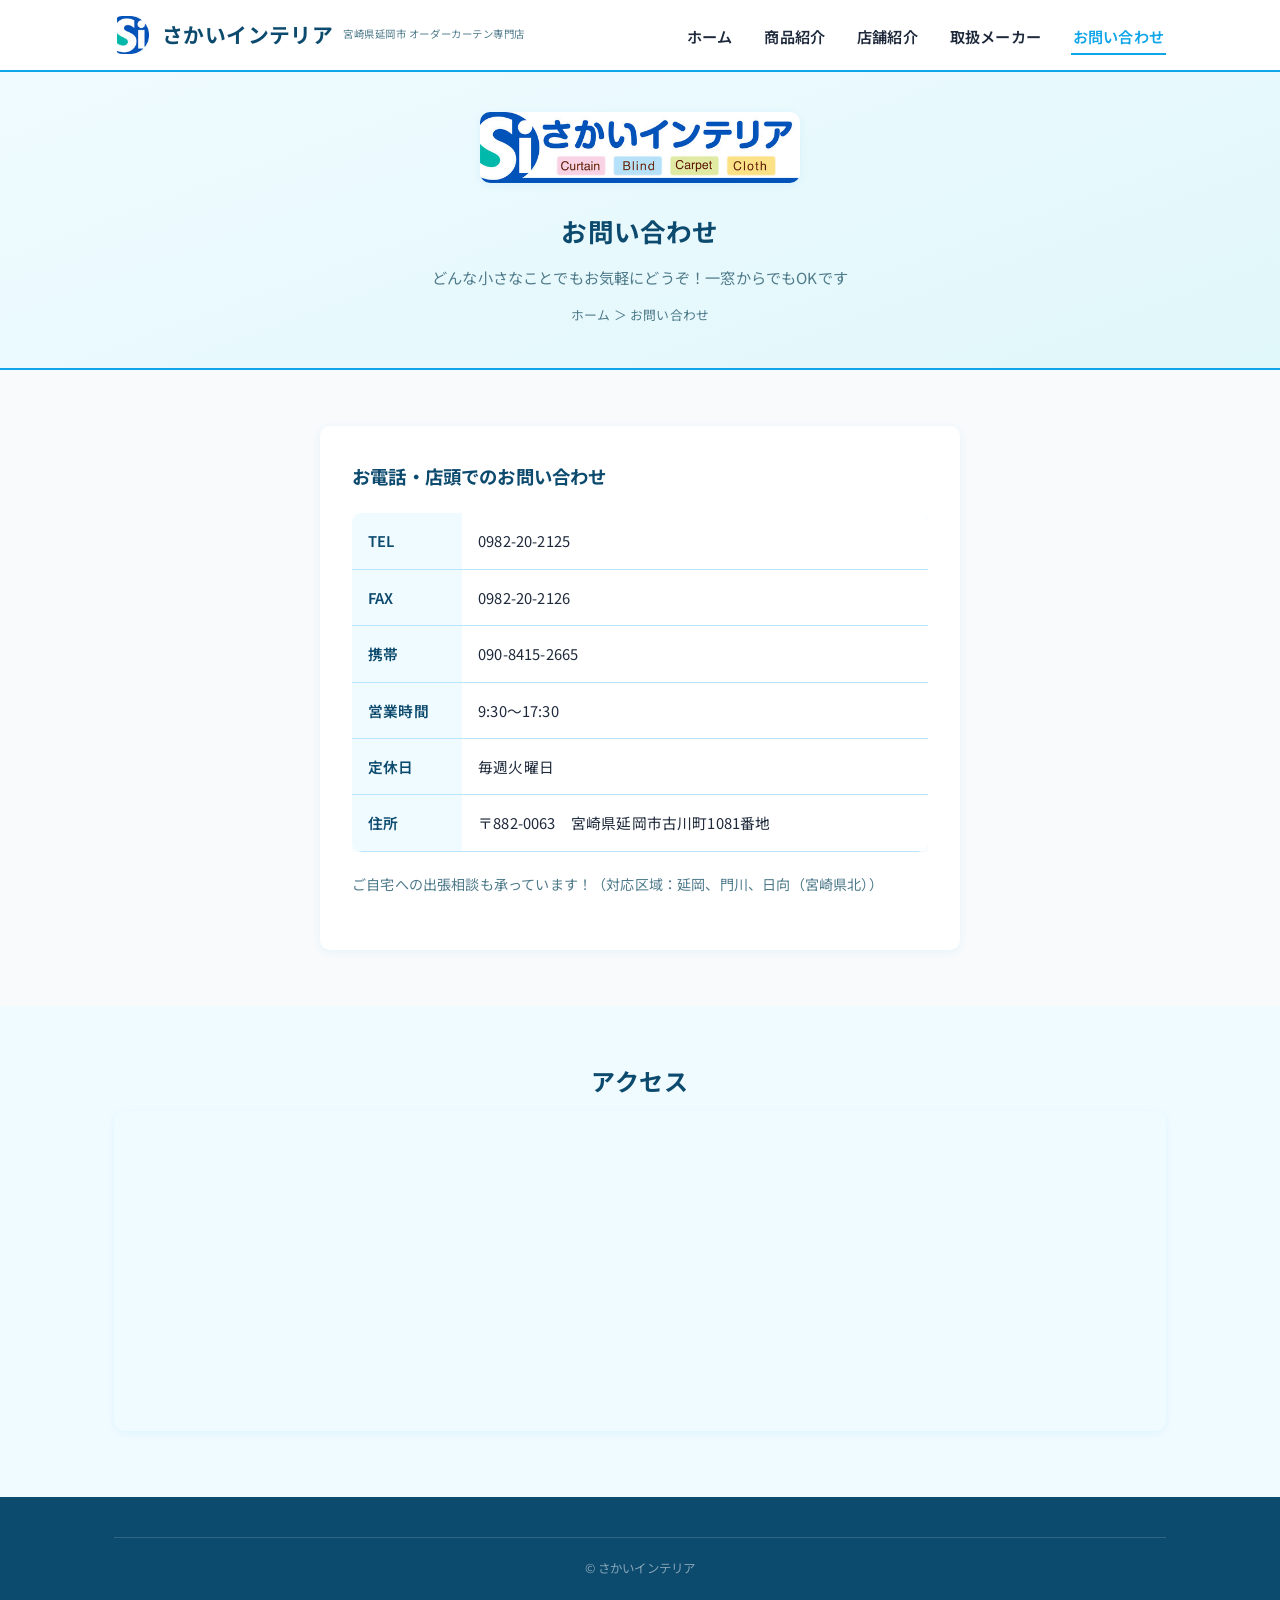
<file: contact.html>
<!DOCTYPE html>
<html lang="ja">
<head>
<meta charset="UTF-8">
<meta name="viewport" content="width=device-width, initial-scale=1">
<title>お問い合わせ｜さかいインテリア｜無料採寸・出張相談のご予約も</title>
<meta name="description" content="さかいインテリアへのお問い合わせページです。カーテンのご相談・無料採寸・無料見積もりのご依頼はお電話またはメールフォームにてどうぞ。延岡・門川・日向・高千穂など県北エリアへの出張相談も承ります。">
<link rel="stylesheet" href="css/style.css">
</head>
<body>

<header class="site-header">
  <div class="header-inner">
    <div class="logo"><img src="images/お店のロゴ.jpg" alt="さかいインテリア ロゴ" class="logo-img">さかいインテリア<small>宮崎県延岡市 オーダーカーテン専門店</small></div>
    <button class="nav-toggle" aria-label="メニュー">☰</button>
    <nav class="main-nav">
      <ul>
        <li><a href="index.html">ホーム</a></li>
        <li><a href="mokuji.html">商品紹介</a></li>
        <li><a href="shop.html">店舗紹介</a></li>
        <li><a href="makers.html">取扱メーカー</a></li>
        <li><a href="contact.html" class="active">お問い合わせ</a></li>
      </ul>
    </nav>
  </div>
</header>

<div class="page-header">
  <div class="container">
    <img src="images/トップ写真.jpg" alt="さかいインテリア" class="page-banner">
    <h1>お問い合わせ</h1>
    <p>どんな小さなことでもお気軽にどうぞ！一窓からでもOKです</p>
    <div class="breadcrumb"><a href="index.html">ホーム</a> ＞ お問い合わせ</div>
  </div>
</div>

<section>
  <div class="container">
    <div class="contact-box-single">
      <h3>お電話・店頭でのお問い合わせ</h3>
      <div class="table-wrap">
        <table class="shop-info-table">
          <tr><th>TEL</th><td>0982-20-2125</td></tr>
          <tr><th>FAX</th><td>0982-20-2126</td></tr>
          <tr><th>携帯</th><td>090-8415-2665</td></tr>
          <tr><th>営業時間</th><td>9:30〜17:30</td></tr>
          <tr><th>定休日</th><td>毎週火曜日</td></tr>
          <tr><th>住所</th><td>〒882-0063　宮崎県延岡市古川町1081番地</td></tr>
        </table>
      </div>
      <p style="margin-top:18px;font-size:0.88rem;color:var(--color-text-soft);">
        ご自宅への出張相談も承っています！（対応区域：延岡、門川、日向（宮崎県北））
      </p>
    </div>
  </div>
</section>

<section class="alt">
  <div class="container">
    <h2 class="section-title">アクセス</h2>
    <iframe class="map-frame" loading="lazy" style="height:320px;"
      src="https://www.google.com/maps/embed?pb=!1m18!1m12!1m3!1d6723.558569215297!2d131.65144998902946!3d32.58540987015699!2m3!1f0!2f0!3f0!3m2!1i1024!2i768!4f13.1!3m3!1m2!1s0x35471930df95925b%3A0x44b8640d62bbe82f!2z44CSODgyLTAwNjMg5a6u5bSO55yM5bu25bKh5biC5Y-k5bed55S6IOOBleOBi-OBhOOCpOODs-ODhuODquOCog!5e0!3m2!1sja!2sjp!4v1545877322032"
      allowfullscreen></iframe>
  </div>
</section>

<footer class="site-footer">
  <div class="container"><div class="footer-bottom">&copy; さかいインテリア</div></div>
</footer>

<script src="js/main.js"></script>
</body>
</html>
</file>
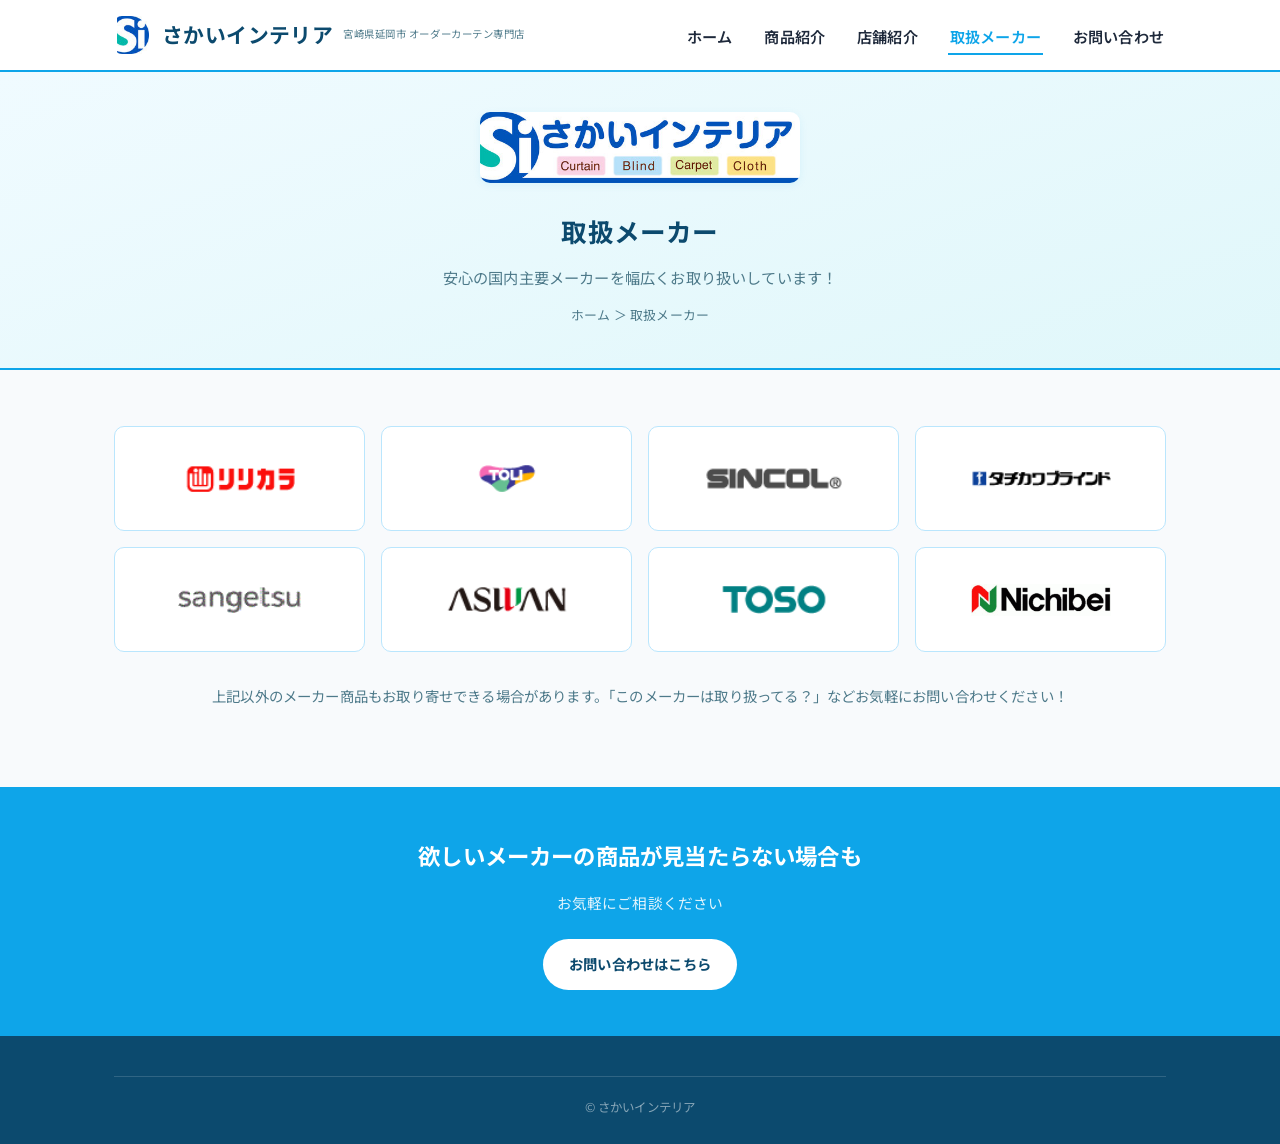
<file: makers.html>
<!DOCTYPE html>
<html lang="ja">
<head>
<meta charset="UTF-8">
<meta name="viewport" content="width=device-width, initial-scale=1">
<title>取扱メーカー｜さかいインテリア</title>
<link rel="stylesheet" href="css/style.css">
</head>
<body>

<header class="site-header">
  <div class="header-inner">
    <div class="logo"><img src="images/お店のロゴ.jpg" alt="さかいインテリア ロゴ" class="logo-img">さかいインテリア<small>宮崎県延岡市 オーダーカーテン専門店</small></div>
    <button class="nav-toggle" aria-label="メニュー">☰</button>
    <nav class="main-nav">
      <ul>
        <li><a href="index.html">ホーム</a></li>
        <li><a href="mokuji.html">商品紹介</a></li>
        <li><a href="shop.html">店舗紹介</a></li>
        <li><a href="makers.html" class="active">取扱メーカー</a></li>
        <li><a href="contact.html">お問い合わせ</a></li>
      </ul>
    </nav>
  </div>
</header>

<div class="page-header">
  <div class="container">
    <img src="images/トップ写真.jpg" alt="さかいインテリア" class="page-banner">
    <h1>取扱メーカー</h1>
    <p>安心の国内主要メーカーを幅広くお取り扱いしています！</p>
    <div class="breadcrumb"><a href="index.html">ホーム</a> ＞ 取扱メーカー</div>
  </div>
</div>

<section>
  <div class="container">
    <div class="maker-grid">
      <div class="maker-item"><img src="images/maker-1.gif" alt="取扱メーカー①" class="maker-logo"></div>
      <div class="maker-item"><img src="images/maker-2.gif" alt="取扱メーカー②" class="maker-logo"></div>
      <div class="maker-item"><img src="images/maker-3.gif" alt="取扱メーカー③" class="maker-logo"></div>
      <div class="maker-item"><img src="images/maker-4.gif" alt="取扱メーカー④" class="maker-logo"></div>
      <div class="maker-item"><img src="images/maker-5.gif" alt="取扱メーカー⑤" class="maker-logo"></div>
      <div class="maker-item"><img src="images/maker-6.gif" alt="取扱メーカー⑥" class="maker-logo"></div>
      <div class="maker-item"><img src="images/maker-7.gif" alt="取扱メーカー⑦" class="maker-logo"></div>
      <div class="maker-item"><img src="images/maker-8.png" alt="取扱メーカー⑧" class="maker-logo"></div>
    </div>

    <p style="text-align:center;margin-top:30px;color:var(--color-text-soft);font-size:0.9rem;">
      上記以外のメーカー商品もお取り寄せできる場合があります。「このメーカーは取り扱ってる？」などお気軽にお問い合わせください！
    </p>
  </div>
</section>

<div class="cta-band">
  <div class="container">
    <h2>欲しいメーカーの商品が見当たらない場合も</h2>
    <p>お気軽にご相談ください</p>
    <a class="btn" href="contact.html">お問い合わせはこちら</a>
  </div>
</div>

<footer class="site-footer">
  <div class="container"><div class="footer-bottom">&copy; さかいインテリア</div></div>
</footer>

<script src="js/main.js"></script>
</body>
</html>
</file>
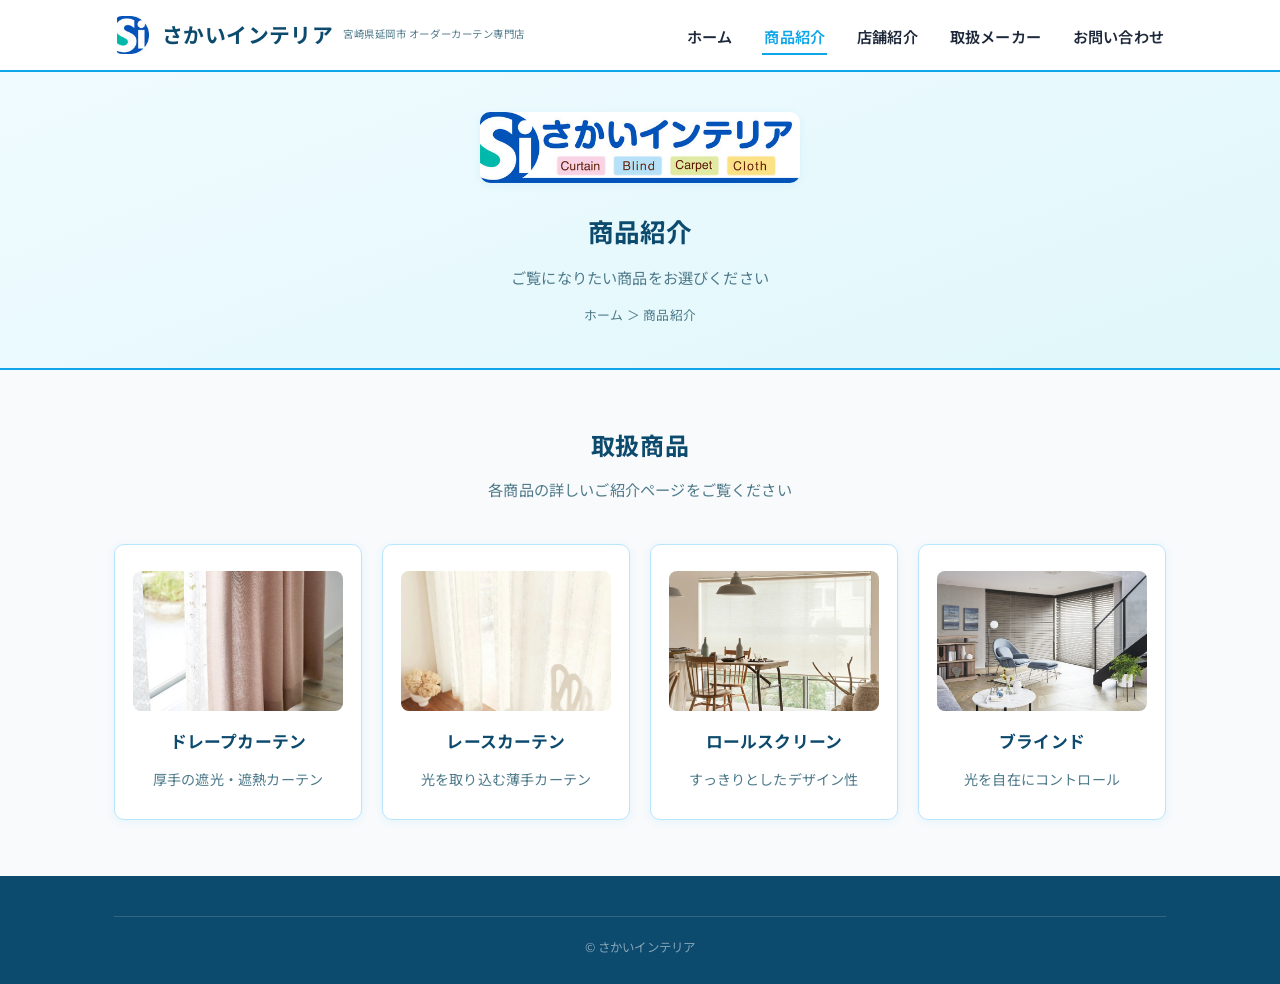
<file: mokuji.html>
<!DOCTYPE html>
<html lang="ja">
<head>
<meta charset="UTF-8">
<meta name="viewport" content="width=device-width, initial-scale=1">
<title>商品紹介｜さかいインテリア</title>
<link rel="stylesheet" href="css/style.css">
</head>
<body>

<header class="site-header">
  <div class="header-inner">
    <div class="logo"><img src="images/お店のロゴ.jpg" alt="さかいインテリア ロゴ" class="logo-img">さかいインテリア<small>宮崎県延岡市 オーダーカーテン専門店</small></div>
    <button class="nav-toggle" aria-label="メニュー">☰</button>
    <nav class="main-nav">
      <ul>
        <li><a href="index.html">ホーム</a></li>
        <li><a href="mokuji.html" class="active">商品紹介</a></li>
        <li><a href="shop.html">店舗紹介</a></li>
        <li><a href="makers.html">取扱メーカー</a></li>
        <li><a href="contact.html">お問い合わせ</a></li>
      </ul>
    </nav>
  </div>
</header>

<div class="page-header">
  <div class="container">
    <img src="images/トップ写真.jpg" alt="さかいインテリア" class="page-banner">
    <h1>商品紹介</h1>
    <p>ご覧になりたい商品をお選びください</p>
    <div class="breadcrumb"><a href="index.html">ホーム</a> ＞ 商品紹介</div>
  </div>
</div>

<section id="products">
  <div class="container">
    <h2 class="section-title">取扱商品</h2>
    <p class="section-sub">各商品の詳しいご紹介ページをご覧ください</p>
    <div class="toc-grid">
      <a class="toc-card" href="products/drape.html">
        <div class="toc-card-img"><img src="images/商品紹介/ドレープカーテン.png" alt="ドレープカーテン"></div>
        <h3>ドレープカーテン</h3>
        <p>厚手の遮光・遮熱カーテン</p>
      </a>
      <a class="toc-card" href="products/lace.html">
        <div class="toc-card-img"><img src="images/商品紹介/レースカーテン.png" alt="レースカーテン"></div>
        <h3>レースカーテン</h3>
        <p>光を取り込む薄手カーテン</p>
      </a>
      <a class="toc-card" href="products/roll-screen.html">
        <div class="toc-card-img"><img src="images/商品紹介/ロールスクリーン.png" alt="ロールスクリーン"></div>
        <h3>ロールスクリーン</h3>
        <p>すっきりとしたデザイン性</p>
      </a>
      <a class="toc-card" href="products/blind.html">
        <div class="toc-card-img"><img src="images/商品紹介/ブラインド.png" alt="ブラインド"></div>
        <h3>ブラインド</h3>
        <p>光を自在にコントロール</p>
      </a>
    </div>
  </div>
</section>

<footer class="site-footer">
  <div class="container">
    <div class="footer-bottom">&copy; さかいインテリア</div>
  </div>
</footer>

<script src="js/main.js"></script>
</body>
</html>
</file>
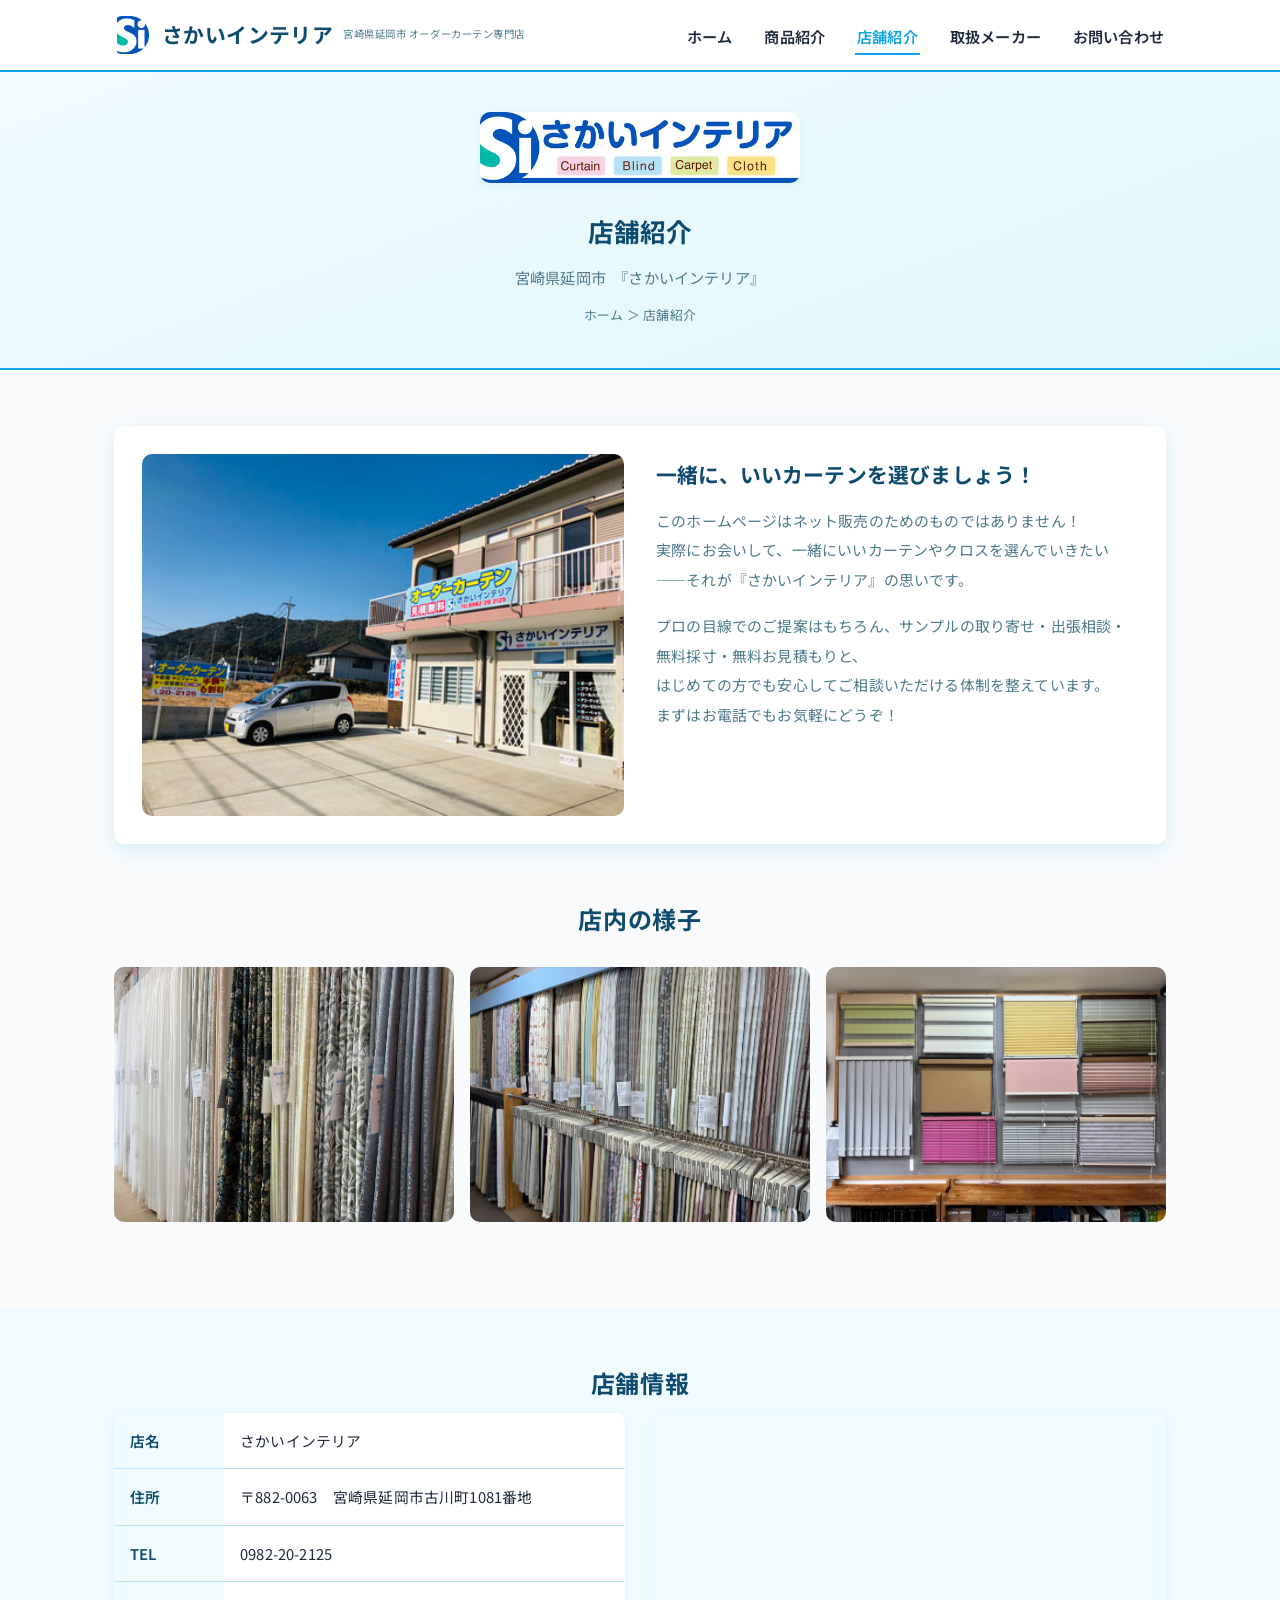
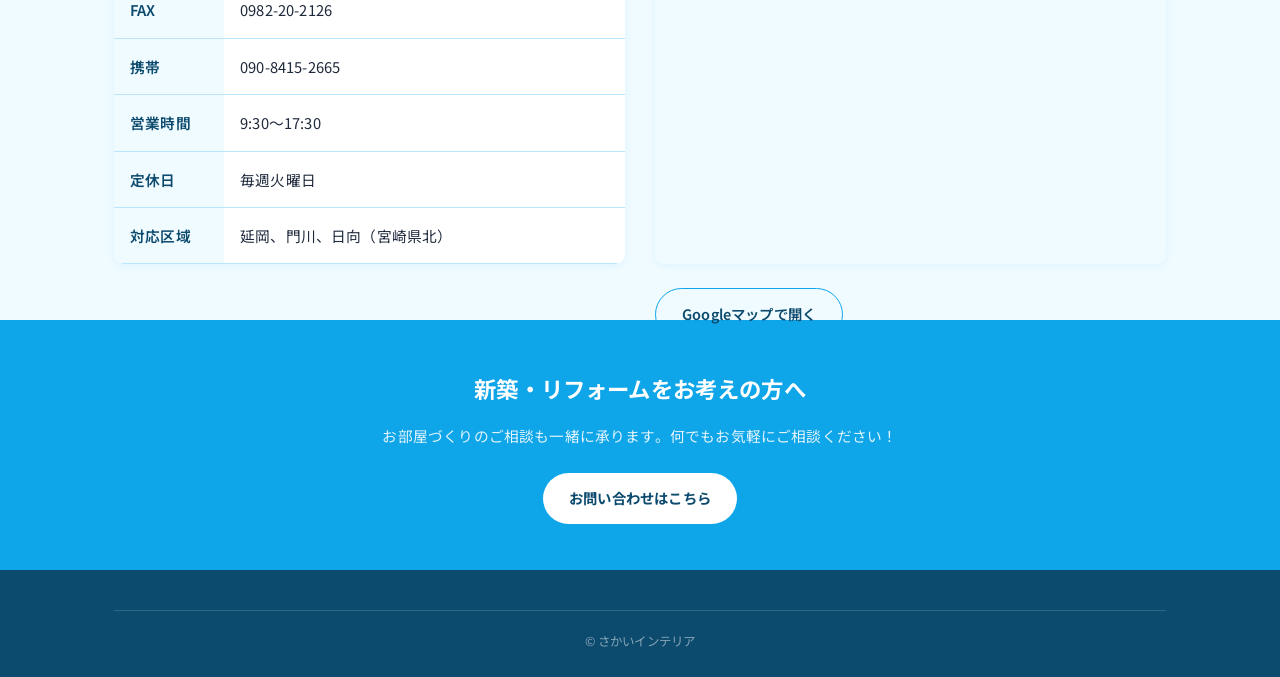
<file: shop.html>
<!DOCTYPE html>
<html lang="ja">
<head>
<meta charset="UTF-8">
<meta name="viewport" content="width=device-width, initial-scale=1">
<title>店舗紹介｜さかいインテリア｜延岡市のオーダーカーテン専門店</title>
<meta name="description" content="宮崎県延岡市古川町にある「さかいインテリア」の店舗紹介ページです。店舗外観・店内の様子・アクセス情報をご確認いただけます。お気軽にご来店・お電話ください！">
<link rel="stylesheet" href="css/style.css">
</head>
<body>

<header class="site-header">
  <div class="header-inner">
    <div class="logo"><img src="images/お店のロゴ.jpg" alt="さかいインテリア ロゴ" class="logo-img">さかいインテリア<small>宮崎県延岡市 オーダーカーテン専門店</small></div>
    <button class="nav-toggle" aria-label="メニュー">☰</button>
    <nav class="main-nav">
      <ul>
        <li><a href="index.html">ホーム</a></li>
        <li><a href="mokuji.html">商品紹介</a></li>
        <li><a href="shop.html" class="active">店舗紹介</a></li>
        <li><a href="makers.html">取扱メーカー</a></li>
        <li><a href="contact.html">お問い合わせ</a></li>
      </ul>
    </nav>
  </div>
</header>

<div class="page-header">
  <div class="container">
    <img src="images/トップ写真.jpg" alt="さかいインテリア" class="page-banner">
    <h1>店舗紹介</h1>
    <p>宮崎県延岡市　<span style="white-space:nowrap;">『さかいインテリア』</span></p>
    <div class="breadcrumb"><a href="index.html">ホーム</a> ＞ 店舗紹介</div>
  </div>
</div>

<section>
  <div class="container">
    <div class="recommend-card">
      <img src="images/shop-outside-1.jpg" alt="さかいインテリア 店舗外観" class="shop-photo">
      <div>
        <h3>一緒に、いいカーテンを選びましょう！</h3>
        <p>このホームページはネット販売のためのものではありません！実際にお会いして、一緒にいいカーテンやクロスを選んでいきたい――それが『さかいインテリア』の思いです。</p>
        <p>プロの目線でのご提案はもちろん、サンプルの取り寄せ・出張相談・無料採寸・無料お見積もりと、はじめての方でも安心してご相談いただける体制を整えています。まずはお電話でもお気軽にどうぞ！</p>
      </div>
    </div>

<h2 class="section-title" style="margin-top:56px;">店内の様子</h2>
    <div class="shop-gallery">
      <img src="images/店内/S__54067207_0.jpg" alt="店内の様子①" class="shop-photo">
      <img src="images/店内/S__54067208_0.jpg" alt="店内の様子②" class="shop-photo">
      <img src="images/店内/S__54067209_0.jpg" alt="店内の様子③" class="shop-photo">
    </div>
  </div>
</section>

<section class="alt">
  <div class="container">
    <h2 class="section-title">店舗情報</h2>
    <div class="shop-info-grid">
      <table class="shop-info-table">
        <tr><th>店名</th><td>さかいインテリア</td></tr>
        <tr><th>住所</th><td>〒882-0063　宮崎県延岡市古川町1081番地</td></tr>
        <tr><th>TEL</th><td>0982-20-2125</td></tr>
        <tr><th>FAX</th><td>0982-20-2126</td></tr>
        <tr><th>携帯</th><td>090-8415-2665</td></tr>
        <tr><th>営業時間</th><td>9:30〜17:30</td></tr>
        <tr><th>定休日</th><td>毎週火曜日</td></tr>
        <tr><th>対応区域</th><td>延岡、門川、日向（宮崎県北）</td></tr>
      </table>
      <div>
        <iframe class="map-frame" loading="lazy"
          src="https://www.google.com/maps/embed?pb=!1m18!1m12!1m3!1d6723.558569215297!2d131.65144998902946!3d32.58540987015699!2m3!1f0!2f0!3f0!3m2!1i1024!2i768!4f13.1!3m3!1m2!1s0x35471930df95925b%3A0x44b8640d62bbe82f!2z44CSODgyLTAwNjMg5a6u5bSO55yM5bu25bKh5biC5Y-k5bed55S6IOOBleOBi-OBhOOCpOODs-ODhuODquOCog!5e0!3m2!1sja!2sjp!4v1545877322032"
          allowfullscreen></iframe>
        <a class="btn outline" style="margin-top:14px;display:inline-block;" href="https://maps.app.goo.gl/FRXKPaAXioR7rCq8A" target="_blank" rel="noopener">Googleマップで開く</a>
      </div>
    </div>
  </div>
</section>

<div class="cta-band">
  <div class="container">
    <h2>新築・リフォームをお考えの方へ</h2>
    <p>お部屋づくりのご相談も一緒に承ります。何でもお気軽にご相談ください！</p>
    <a class="btn" href="contact.html">お問い合わせはこちら</a>
  </div>
</div>

<footer class="site-footer">
  <div class="container"><div class="footer-bottom">&copy; さかいインテリア</div></div>
</footer>

<script src="js/main.js"></script>
</body>
</html>
</file>
<file: css/style.css>
/* ===========================================================
   さかいインテリア サイト共通スタイル
   =========================================================== */

@import url('https://fonts.googleapis.com/css2?family=Noto+Sans+JP:wght@400;500;700&display=swap');

:root {
  --color-bg: #F8FAFC;
  --color-bg-soft: #F0FBFF;
  --color-primary: #0EA5E9;
  --color-primary-dark: #0C4A6E;
  --color-accent: #0EA5E9;
  --color-accent-soft: #E0F7FA;
  --color-text: #1e293b;
  --color-text-soft: #4e7a8a;
  --color-white: #ffffff;
  --color-border: #BAE6FD;
  --shadow-sm: 0 2px 8px rgba(14, 165, 233, 0.08);
  --shadow-md: 0 6px 20px rgba(14, 165, 233, 0.14);
  --radius: 10px;
  --max-width: 1100px;
  --font-base: "Noto Sans JP", "Source Han Sans JP", "Hiragino Sans", "Yu Gothic", "Helvetica Neue", Arial, sans-serif;
}

* { box-sizing: border-box; }

html { scroll-behavior: smooth; overflow-x: hidden; }
body { overflow-x: hidden; }

body {
  margin: 0;
  font-family: var(--font-base);
  color: var(--color-text);
  background: var(--color-bg);
  line-height: 2.0;
  font-size: 18px;
  letter-spacing: 0.01em;
  word-break: keep-all;
  overflow-wrap: break-word;
}

p { margin: 0 0 1.4em; }

img { max-width: 100%; display: block; }

a { color: var(--color-primary-dark); text-decoration: none; }
a:hover { color: var(--color-accent); }

.container {
  max-width: var(--max-width);
  margin: 0 auto;
  padding: 0 24px;
}

/* ---------- 画像プレースホルダー ---------- */
.img-placeholder[hidden] { display: none; }
.img-placeholder {
  display: flex;
  align-items: center;
  justify-content: center;
  background: linear-gradient(135deg, var(--color-bg-soft), var(--color-accent-soft));
  color: var(--color-text-soft);
  border: 1px dashed var(--color-border);
  border-radius: var(--radius);
  font-size: 0.85rem;
  text-align: center;
  width: 100%;
  aspect-ratio: 4 / 3;
}

/* ---------- ヘッダー ---------- */
.site-header {
  position: sticky;
  top: 0;
  z-index: 100;
  background: rgba(255, 255, 255, 0.97);
  backdrop-filter: blur(6px);
  border-bottom: 2px solid var(--color-accent);
}

.header-inner {
  display: flex;
  align-items: center;
  justify-content: space-between;
  padding: 14px 24px;
  max-width: var(--max-width);
  margin: 0 auto;
}

.logo {
  display: flex;
  align-items: center;
  gap: 10px;
  font-size: 1.3rem;
  font-weight: 700;
  color: var(--color-primary-dark);
  letter-spacing: 0.02em;
}
.logo-img {
  width: 38px;
  height: 38px;
  object-fit: contain;
  border-radius: 8px;
  flex-shrink: 0;
}
.logo small {
  display: block;
  font-size: 0.65rem;
  font-weight: 400;
  color: var(--color-text-soft);
  letter-spacing: 0.05em;
  white-space: nowrap;
}

.main-nav { display: flex; align-items: center; }
.main-nav ul {
  display: flex;
  gap: 28px;
  list-style: none;
  margin: 0;
  padding: 0;
}
.main-nav a {
  font-size: 0.95rem;
  font-weight: 600;
  color: var(--color-text);
  padding: 6px 2px;
  border-bottom: 2px solid transparent;
  transition: border-color 0.2s, color 0.2s;
  white-space: nowrap;
}
.main-nav a:hover,
.main-nav a.active {
  color: var(--color-accent);
  border-bottom-color: var(--color-accent);
}

.nav-toggle {
  display: none;
  background: none;
  border: none;
  font-size: 1.6rem;
  color: var(--color-primary-dark);
  cursor: pointer;
}

@media (max-width: 760px) {
  .nav-toggle { display: block; }
  .main-nav {
    position: absolute;
    top: 100%;
    left: 0;
    right: 0;
    background: #ffffff;
    border-bottom: 2px solid #0EA5E9;
    box-shadow: var(--shadow-sm);
    display: none;
  }
  .main-nav.open { display: block; }
  .main-nav ul {
    flex-direction: column;
    gap: 0;
    padding: 8px 24px 16px;
  }
  .main-nav li { border-top: 1px solid var(--color-border); }
  .main-nav a { display: block; padding: 12px 4px; }
}

/* ---------- ページ上部バナー写真 ---------- */
.page-banner {
  display: block;
  max-width: 320px;
  width: 100%;
  height: auto;
  margin: 0 auto 22px;
  border-radius: var(--radius);
  box-shadow: var(--shadow-sm);
}

/* ---------- ヒーロー ---------- */
.hero {
  background: linear-gradient(160deg, #F0FBFF 0%, #E0F7FA 50%, #F8FAFC 100%);
  padding: 56px 0 40px;
  text-align: center;
}
.hero h1 {
  font-size: 1.75rem;
  font-weight: 700;
  margin: 0 0 20px;
  color: var(--color-primary-dark);
  line-height: 1.65;
  letter-spacing: 0.02em;
}
.hero p {
  color: var(--color-text-soft);
  max-width: 600px;
  margin: 0 auto 0;
  font-size: 1.0rem;
  line-height: 2.05;
}
.hero .tagline {
  display: inline-block;
  margin-top: 18px;
  padding: 6px 18px;
  background: var(--color-accent-soft);
  border-radius: 999px;
  font-size: 0.85rem;
  color: var(--color-primary-dark);
  letter-spacing: 0.05em;
}

/* ---------- ページヘッダー（下層ページ用） ---------- */
.page-header {
  background: linear-gradient(160deg, #F0FBFF 0%, #E0F7FA 100%);
  padding: 40px 0;
  text-align: center;
  border-bottom: 2px solid var(--color-accent);
}
.page-header h1 { margin: 0 0 6px; color: var(--color-primary-dark); font-size: 1.6rem; }
.page-header p { margin: 0; color: var(--color-text-soft); font-size: 0.95rem; }
.breadcrumb { font-size: 0.8rem; color: var(--color-text-soft); margin-top: 10px; }
.breadcrumb a { color: var(--color-text-soft); }

/* ---------- セクション共通 ---------- */
section { padding: 56px 0; }
section.alt { background: var(--color-bg-soft); }

.section-title {
  text-align: center;
  margin: 0 0 12px;
  font-size: 1.5rem;
  font-weight: 700;
  color: var(--color-primary-dark);
  letter-spacing: 0.03em;
  line-height: 1.55;
}
.section-sub {
  text-align: center;
  color: var(--color-text-soft);
  margin: 0 0 40px;
  font-size: 0.95rem;
  line-height: 1.9;
}

/* ---------- 夏のおすすめ 小見出し ---------- */
.subsection-title {
  font-size: 1.2rem;
  font-weight: 700;
  color: var(--color-primary-dark);
  margin: 40px 0 18px;
  padding-left: 14px;
  border-left: 4px solid var(--color-accent);
}

/* ---------- 季節のおすすめグリッド ---------- */
.seasonal-grid {
  display: grid;
  grid-template-columns: repeat(3, 1fr);
  gap: 20px;
}
.seasonal-card {
  background: var(--color-white);
  border-radius: var(--radius);
  box-shadow: var(--shadow-sm);
  overflow: hidden;
  text-align: center;
}
.seasonal-img {
  width: 100%;
  aspect-ratio: 4 / 3;
  background: var(--color-accent-soft);
  display: flex;
  align-items: center;
  justify-content: center;
  font-size: 0.82rem;
  color: var(--color-text-soft);
}
.seasonal-img img { width: 100%; height: 100%; object-fit: cover; display: block; }
.seasonal-name { font-size: 1.0rem; font-weight: 700; color: var(--color-primary-dark); margin: 14px 12px 6px; }
.seasonal-desc { font-size: 0.88rem; color: var(--color-text-soft); margin: 0 12px 16px; line-height: 1.7; }

@media (max-width: 700px) {
  .seasonal-grid { grid-template-columns: 1fr; }
}

/* ---------- 今週のおすすめ ---------- */
.recommend-card {
  display: grid;
  grid-template-columns: 1fr 1fr;
  gap: 32px;
  align-items: start;
  background: var(--color-white);
  border-radius: var(--radius);
  box-shadow: var(--shadow-md);
  padding: 28px;
}
.recommend-card > * { min-width: 0; }
.recommend-card .img-placeholder { aspect-ratio: 1 / 1; }
.shop-photo {
  width: 100%;
  height: auto;
  object-fit: cover;
  border-radius: var(--radius);
  display: block;
}
.recommend-card .shop-photo { aspect-ratio: 4 / 3; }
.shop-gallery .shop-photo { aspect-ratio: 4 / 3; }
.recommend-badge {
  display: inline-block;
  background: var(--color-accent);
  color: #fff;
  font-size: 0.75rem;
  padding: 4px 12px;
  border-radius: 999px;
  margin-bottom: 12px;
  letter-spacing: 0.05em;
}
.recommend-card h3 { margin: 0 0 10px; font-size: 1.3rem; color: var(--color-primary-dark); }
.recommend-card p { color: var(--color-text-soft); margin: 0 0 16px; font-size: 0.93rem; }
.recommend-dots { display: flex; gap: 8px; margin-top: 18px; }
.recommend-dots span {
  width: 8px; height: 8px; border-radius: 50%;
  background: var(--color-border);
}
.recommend-dots span.active { background: var(--color-accent); }

@media (max-width: 700px) {
  .recommend-card { grid-template-columns: 1fr; }
}

/* ---------- ボタン ---------- */
.btn {
  display: inline-block;
  padding: 11px 26px;
  border-radius: 999px;
  background: #0EA5E9;
  color: #fff;
  font-size: 0.9rem;
  font-weight: 600;
  transition: background 0.2s, transform 0.15s;
}
.btn:hover { background: #0284C7; color: #fff; transform: translateY(-1px); }
.btn.outline {
  background: transparent;
  color: #0C4A6E;
  border: 1px solid #0EA5E9;
}
.btn.outline:hover { background: #0EA5E9; color: #fff; }

/* ---------- アピールポイント ---------- */
.appeal-grid {
  display: grid;
  grid-template-columns: repeat(3, 1fr);
  gap: 18px;
  margin-top: 8px;
}
.appeal-item {
  min-width: 0;
  background: var(--color-white);
  border-radius: var(--radius);
  padding: 22px 18px;
  text-align: center;
  box-shadow: var(--shadow-sm);
}
.appeal-item .num {
  display: inline-flex;
  align-items: center;
  justify-content: center;
  width: 34px; height: 34px;
  border-radius: 50%;
  background: var(--color-accent-soft);
  color: var(--color-primary-dark);
  font-weight: 700;
  margin-bottom: 10px;
}
.appeal-item h4 { margin: 0 0 6px; font-size: 0.98rem; }
.appeal-item p { margin: 0; font-size: 0.82rem; color: var(--color-text-soft); }

@media (max-width: 700px) {
  .appeal-grid { grid-template-columns: 1fr 1fr; }
}

/* ---------- ショップ概要 / 住所 ---------- */
.shop-info-grid {
  display: grid;
  grid-template-columns: 1fr 1fr;
  gap: 30px;
}
.shop-info-table {
  width: 100%;
  border-collapse: collapse;
  background: var(--color-white);
  border-radius: var(--radius);
  overflow: hidden;
  box-shadow: var(--shadow-sm);
}
.shop-info-table th, .shop-info-table td {
  text-align: left;
  padding: 13px 16px;
  border-bottom: 1px solid var(--color-border);
  font-size: 0.92rem;
}
.shop-info-table th {
  width: 110px;
  color: var(--color-primary-dark);
  background: var(--color-bg-soft);
  font-weight: 600;
}
.map-frame {
  width: 100%;
  height: 100%;
  min-height: 260px;
  border: 0;
  border-radius: var(--radius);
  box-shadow: var(--shadow-sm);
}

@media (max-width: 760px) {
  .shop-info-grid { grid-template-columns: 1fr; }
}

/* ---------- 目次 / カードグリッド ---------- */
.toc-grid {
  display: grid;
  grid-template-columns: repeat(4, 1fr);
  gap: 20px;
}
.toc-card {
  background: var(--color-white);
  border-radius: var(--radius);
  padding: 26px 18px;
  text-align: center;
  box-shadow: var(--shadow-sm);
  transition: transform 0.18s, box-shadow 0.18s;
  border: 1px solid var(--color-border);
}
.toc-card:hover { transform: translateY(-4px); box-shadow: var(--shadow-md); }
.toc-card .icon { font-size: 2.2rem; margin-bottom: 10px; }
.toc-card h3 { margin: 0 0 6px; font-size: 1.05rem; color: var(--color-primary-dark); }
.toc-card p { margin: 0; font-size: 0.88rem; color: var(--color-text-soft); }

/* 写真エリア（目次ページの商品カード用） */
.toc-card-img {
  width: 100%;
  aspect-ratio: 3 / 2;
  background: var(--color-accent-soft);
  border-radius: calc(var(--radius) - 2px);
  overflow: hidden;
  margin-bottom: 14px;
  display: flex;
  align-items: center;
  justify-content: center;
  font-size: 0.82rem;
  color: var(--color-text-soft);
}
.toc-card-img img { width: 100%; height: 100%; object-fit: cover; display: block; }

.subcat-list {
  list-style: none;
  padding: 0;
  margin: 14px 0 0;
  font-size: 0.85rem;
}
.subcat-list li { margin-bottom: 4px; }
.subcat-list a { color: var(--color-text-soft); }
.subcat-list a:hover { color: var(--color-accent); }

@media (max-width: 900px) {
  .toc-grid { grid-template-columns: 1fr 1fr; }
}
@media (max-width: 540px) {
  .toc-grid { grid-template-columns: 1fr; }
}

/* ---------- 商品ランキング（人気ベスト10） ---------- */
.update-note {
  text-align: center;
  font-size: 0.82rem;
  color: var(--color-text-soft);
  background: var(--color-accent-soft);
  display: inline-block;
  padding: 5px 16px;
  border-radius: 999px;
  margin: 0 auto 30px;
}
.update-note-wrap { text-align: center; }

.rank-grid {
  display: grid;
  grid-template-columns: repeat(5, 1fr);
  gap: 22px;
}
.rank-card { position: relative; }
.rank-card .rank-num {
  position: absolute;
  top: -10px;
  left: -10px;
  width: 32px; height: 32px;
  border-radius: 50%;
  background: var(--color-primary-dark);
  color: #fff;
  font-size: 0.85rem;
  font-weight: 700;
  display: flex;
  align-items: center;
  justify-content: center;
  z-index: 2;
  box-shadow: var(--shadow-sm);
}
.rank-card .rank-num.top { background: var(--color-accent); }
.rank-card figcaption {
  margin-top: 8px;
  font-size: 0.82rem;
  text-align: center;
  color: var(--color-text-soft);
}
.rank-card figure { margin: 0; }

@media (max-width: 900px) {
  .rank-grid { grid-template-columns: repeat(3, 1fr); }
}
@media (max-width: 560px) {
  .rank-grid { grid-template-columns: repeat(2, 1fr); }
}

/* ---------- カテゴリタブ（取扱商品ページ） ---------- */
.cat-tabs {
  display: flex;
  justify-content: center;
  gap: 10px;
  flex-wrap: wrap;
  margin-bottom: 36px;
}
.cat-tabs a {
  padding: 9px 20px;
  border-radius: 999px;
  background: var(--color-white);
  border: 1px solid var(--color-border);
  font-size: 0.88rem;
  font-weight: 600;
  color: var(--color-text);
}
.cat-tabs a.active, .cat-tabs a:hover {
  background: var(--color-primary);
  color: #fff;
  border-color: var(--color-primary);
}

/* ---------- 店舗紹介 ---------- */
.shop-gallery {
  display: grid;
  grid-template-columns: repeat(3, 1fr);
  gap: 16px;
  margin: 30px 0;
}

/* ---------- 取扱メーカー ---------- */
.maker-grid {
  display: grid;
  grid-template-columns: repeat(4, 1fr);
  gap: 16px;
}
.maker-item {
  background: var(--color-white);
  border: 1px solid var(--color-border);
  border-radius: var(--radius);
  padding: 24px 16px;
  text-align: center;
  font-size: 0.88rem;
  color: var(--color-text-soft);
  display: flex;
  align-items: center;
  justify-content: center;
  min-height: 100px;
}
.maker-logo {
  max-width: 90%;
  width: 140px;
  height: 55px;
  object-fit: contain;
  display: block;
  margin: 0 auto;
}
@media (max-width: 760px) {
  .maker-grid { grid-template-columns: repeat(2, 1fr); }
}

/* ---------- お問い合わせ ---------- */
.contact-box-single {
  max-width: 640px;
  margin: 0 auto;
  background: var(--color-white);
  border-radius: var(--radius);
  padding: 32px;
  box-shadow: var(--shadow-sm);
}
.contact-box-single h3 { margin-top: 0; color: var(--color-primary-dark); font-size: 1.15rem; }
.table-wrap { overflow-x: auto; -webkit-overflow-scrolling: touch; }

/* ---------- CTA帯 ---------- */
.cta-band {
  background: #0EA5E9;
  color: #fff;
  text-align: center;
  padding: 46px 0;
}
.cta-band h2 { margin: 0 0 10px; font-size: 1.4rem; }
.cta-band p { margin: 0 0 22px; color: rgba(255,255,255,0.88); font-size: 0.92rem; }
.cta-band .btn { background: #fff; color: #0C4A6E; font-weight: 700; }
.cta-band .btn:hover { background: #E0F7FA; color: #0C4A6E; }

/* ---------- フッター ---------- */
.site-footer {
  background: #0C4A6E;
  border-top: none;
  padding: 40px 0 24px;
  font-size: 0.85rem;
  color: rgba(255,255,255,0.75);
}
.footer-grid {
  display: grid;
  grid-template-columns: 1.2fr 1fr 1fr;
  gap: 28px;
  margin-bottom: 24px;
}
.footer-grid h4 { color: #fff; font-size: 0.92rem; margin: 0 0 12px; }
.footer-grid ul { list-style: none; margin: 0; padding: 0; }
.footer-grid li { margin-bottom: 6px; }
.footer-grid a { color: rgba(255,255,255,0.7); }
.footer-grid a:hover { color: #7DD3FC; }
.footer-bottom {
  text-align: center;
  border-top: 1px solid rgba(255,255,255,0.15);
  padding-top: 18px;
  font-size: 0.78rem;
  color: rgba(255,255,255,0.5);
}
@media (max-width: 760px) {
  .footer-grid { grid-template-columns: 1fr; }
}

.sr-only {
  position: absolute;
  width: 1px; height: 1px;
  padding: 0; margin: -1px;
  overflow: hidden;
  clip: rect(0,0,0,0);
  white-space: nowrap;
  border: 0;
}

/* ---------- 商品カード（写真クリックで詳細表示） ---------- */
.product-card { text-align: center; margin: 0; }
.product-thumb {
  display: block;
  width: 100%;
  padding: 0;
  border: none;
  background: none;
  cursor: pointer;
  border-radius: var(--radius);
  overflow: hidden;
  box-shadow: var(--shadow-sm);
  transition: transform 0.18s, box-shadow 0.18s;
}
.product-thumb:hover { transform: translateY(-4px); box-shadow: var(--shadow-md); }
.product-thumb img {
  width: 100%;
  aspect-ratio: 4 / 3;
  object-fit: cover;
  display: block;
}
.product-card figcaption {
  margin-top: 10px;
  font-size: 0.92rem;
  font-weight: 600;
  color: var(--color-primary-dark);
}

/* ---------- ライトボックス（商品詳細） ---------- */
.lightbox {
  position: fixed;
  inset: 0;
  background: rgba(20, 40, 54, 0.78);
  z-index: 1000;
  display: flex;
  align-items: center;
  justify-content: center;
  padding: 20px;
}
.lightbox[hidden] { display: none; }
.lightbox-inner {
  background: var(--color-white);
  border-radius: var(--radius);
  max-width: 720px;
  width: 100%;
  max-height: 90vh;
  overflow-y: auto;
  position: relative;
  padding: 30px;
}
.lightbox-close {
  position: absolute;
  top: 10px;
  right: 14px;
  background: none;
  border: none;
  font-size: 1.8rem;
  line-height: 1;
  cursor: pointer;
  color: var(--color-text-soft);
}
.lightbox-close:hover { color: var(--color-accent); }
.lightbox-media {
  position: relative;
  display: flex;
  align-items: center;
  justify-content: center;
  background: var(--color-bg-soft);
  border-radius: var(--radius);
  overflow: hidden;
  min-height: 220px;
}
.lightbox-img {
  max-width: 100%;
  max-height: 50vh;
  object-fit: contain;
  display: block;
  margin: 0 auto;
}
.lightbox-nav {
  position: absolute;
  top: 50%;
  transform: translateY(-50%);
  background: rgba(255, 255, 255, 0.9);
  border: 1px solid var(--color-border);
  width: 38px;
  height: 38px;
  border-radius: 50%;
  font-size: 1.3rem;
  cursor: pointer;
  display: flex;
  align-items: center;
  justify-content: center;
  color: var(--color-primary-dark);
}
.lightbox-nav:hover { background: var(--color-white); }
.lightbox-nav.prev { left: 10px; }
.lightbox-nav.next { right: 10px; }
.lightbox-dots {
  display: flex;
  justify-content: center;
  gap: 6px;
  margin: 16px 0 6px;
}
.lightbox-dots span {
  width: 7px;
  height: 7px;
  border-radius: 50%;
  background: var(--color-border);
}
.lightbox-dots span.active { background: var(--color-accent); }
.lightbox-title {
  margin: 10px 0 10px;
  color: var(--color-primary-dark);
  font-size: 1.15rem;
  text-align: center;
}
.lightbox-desc {
  margin: 0;
  color: var(--color-text-soft);
  font-size: 0.95rem;
  line-height: 1.85;
  text-align: center;
}

/* ---------- 注意書き（プレースホルダーコンテンツ用） ---------- */
.todo-note {
  background: #fff6e0;
  border: 1px dashed #d9b65a;
  color: #7a5c1e;
  font-size: 0.82rem;
  padding: 10px 16px;
  border-radius: 8px;
  margin-bottom: 20px;
}

/* ==========================================================
   レスポンシブ対応（スマホ・タブレット）
   ========================================================== */

/* タブレット（〜768px） */
@media (max-width: 768px) {
  body { font-size: 18px; }
  .hero h1 { font-size: 1.7rem; }
  .hero { padding: 40px 0 30px; }
  .appeal-grid { grid-template-columns: 1fr 1fr; }
  .shop-gallery { grid-template-columns: 1fr 1fr; }
  .seasonal-grid { grid-template-columns: 1fr 1fr; }
  .recommend-card { grid-template-columns: 1fr; gap: 20px; padding: 20px; }
}

/* スマホ（〜600px） — 多くのAndroidも含めた広めの境界 */
@media (max-width: 600px) {
  body { font-size: 17px; }
  .container { padding: 0 16px; }
  section { padding: 36px 0; }

  /* ヘッダー */
  .header-inner { padding: 10px 16px; }
  .logo { font-size: 1.05rem; gap: 8px; }
  .logo-img { width: 32px; height: 32px; }
  .logo small { display: none; }

  /* ヒーロー */
  .hero { padding: 30px 0 24px; }
  .hero h1 { font-size: 1.4rem; line-height: 1.65; margin-bottom: 14px; }
  .hero p { font-size: 0.95rem; line-height: 1.85; }
  .hero .tagline { font-size: 0.82rem; padding: 6px 14px; margin-top: 14px; white-space: normal; text-align: center; }

  /* 見出し */
  .section-title { font-size: 1.25rem; }
  .section-sub { font-size: 0.9rem; margin-bottom: 22px; }
  .subsection-title { font-size: 1.05rem; margin: 28px 0 14px; padding-left: 10px; }

  /* ページヘッダー */
  .page-header { padding: 24px 0; }
  .page-header h1 { font-size: 1.25rem; }
  .page-header p { font-size: 0.88rem; }
  .page-banner { max-width: 220px; }

  /* すべてのグリッドを1列に */
  .appeal-grid { grid-template-columns: 1fr; gap: 14px; }
  .seasonal-grid { grid-template-columns: 1fr; }
  .shop-gallery { grid-template-columns: 1fr; gap: 12px; }
  .recommend-card { grid-template-columns: 1fr; gap: 16px; padding: 16px; }

  /* カード共通 */
  .toc-card { padding: 14px 12px; }
  .toc-card h3 { font-size: 1.0rem; }
  .toc-card p { font-size: 0.85rem; }
  .appeal-item { padding: 16px 14px; }
  .appeal-item h4 { font-size: 0.95rem; }
  .appeal-item p { font-size: 0.85rem; }

  /* ボタン（タップ領域を広く） */
  .btn { padding: 14px 28px; font-size: 1.0rem; display: block; text-align: center; }
  .btn.outline { display: block; text-align: center; }

  /* 店舗情報テーブル */
  .shop-info-table th,
  .shop-info-table td { font-size: 0.85rem; padding: 10px 10px; }
  .shop-info-table th { width: 72px; }

  /* お問い合わせ */
  .contact-box-single { padding: 20px 16px; }
  .contact-box-single h3 { font-size: 1.05rem; }

  /* CTAバンド */
  .cta-band { padding: 32px 0; }
  .cta-band h2 { font-size: 1.15rem; line-height: 1.6; }
  .cta-band p { font-size: 0.9rem; margin-bottom: 16px; }

  /* フッター */
  .site-footer { padding: 28px 0 18px; font-size: 0.82rem; }

  /* ライトボックス */
  .lightbox-inner { padding: 18px 12px; }
  .lightbox-title { font-size: 1.05rem; }
  .lightbox-desc { font-size: 0.88rem; }
}
</file>
